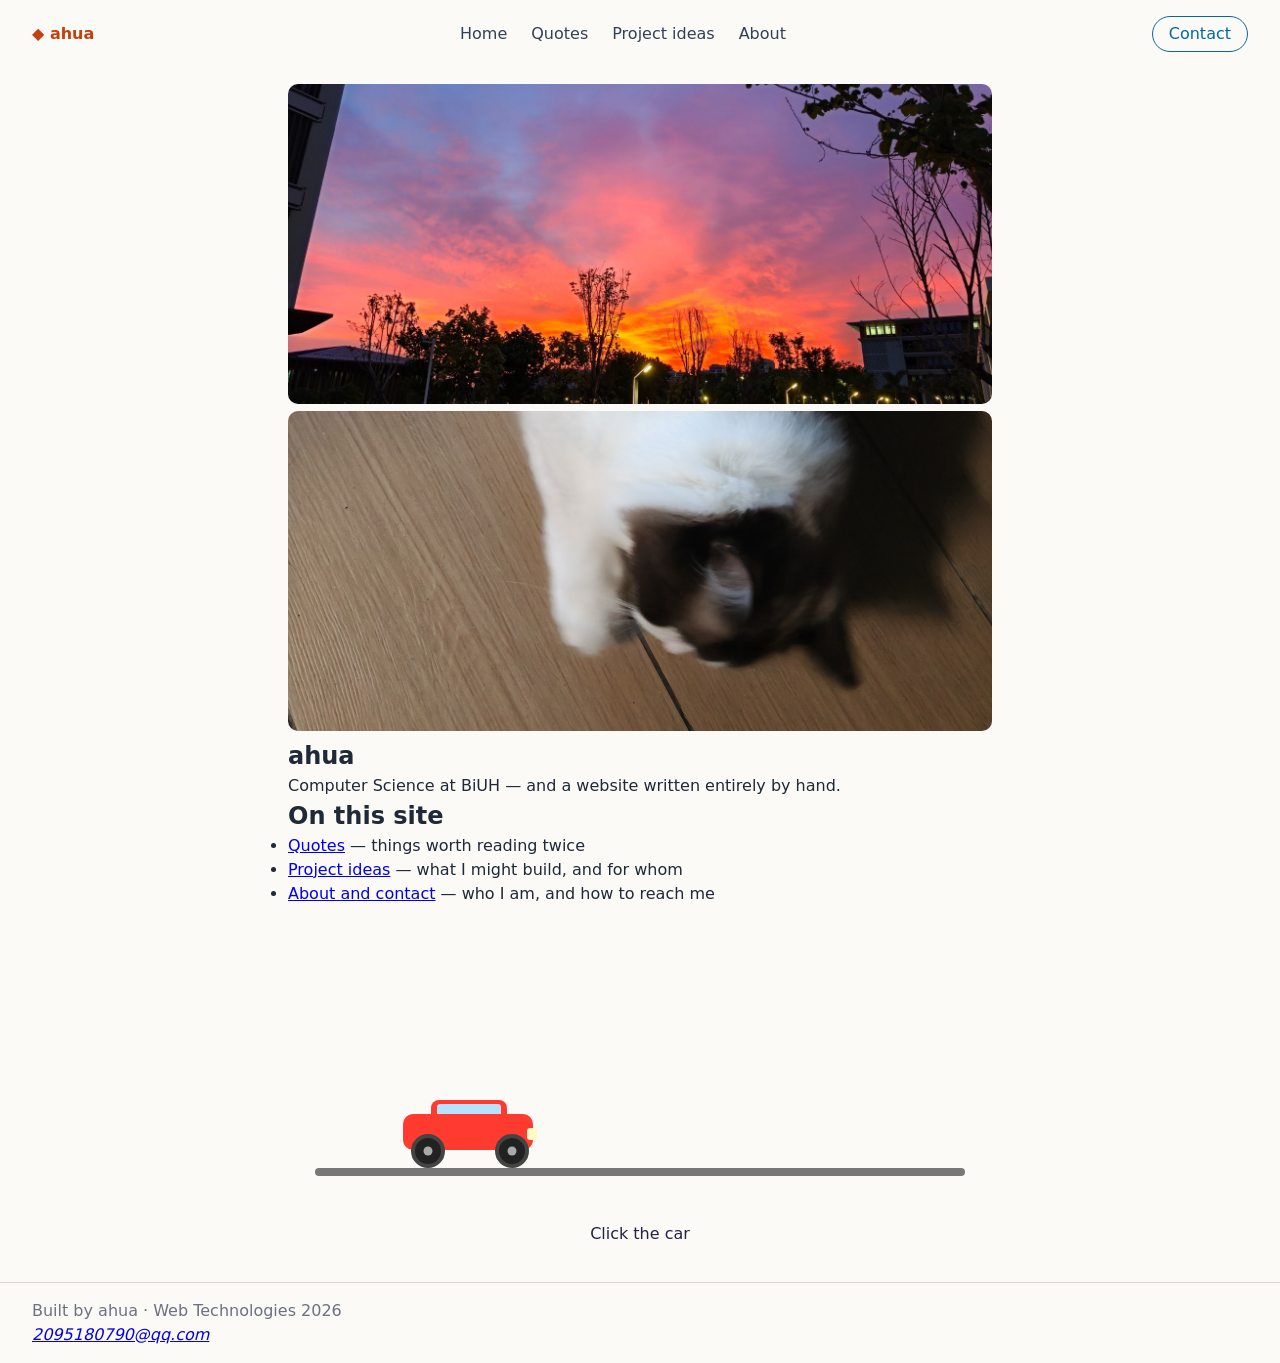
<file: index.html>
<!DOCTYPE html>
<html lang="en">
<head>
  <meta charset="UTF-8">
  <meta name="viewport" content="width=device-width, initial-scale=1.0">
  <title>ahua</title>
  <link rel="icon" href="Images/favicon.png" type="image/png">
  <link rel="stylesheet" href="style.css">
  <style>
*{
  margin: 0;
  padding: 0;
  box-sizing: border-box;
}
.stage {
  position: relative;
  width: 90vw;
  max-width: 650px;
  height: 320px;
  margin:40px auto 0; /* 增加上下外边距，和上面内容隔开 */
}
.road {
  position: absolute;
  bottom: 90px;
  width: 100%;
  height: 8px;
  background: #777;
  border-radius: 4px;
}
.car {
  position: absolute;
  bottom: 98px;
  left: 80px;
  width: 150px;
  height: 60px;
  cursor: pointer;
}
.car-body {
  position: absolute;
  bottom: 18px;
  left: 8px;
  width: 130px;
  height: 36px;
  background: #ff3b30;
  border-radius: 10px;
}
.car-top {
  position: absolute;
  bottom: 48px;
  left: 36px;
  width: 76px;
  height: 20px;
  background: #ff3b30;
  border-radius: 8px 8px 0 0;
}
.window {
  position: absolute;
  bottom: 50px;
  left: 42px;
  width: 64px;
  height: 14px;
  background: #b8e1ff;
  border-radius: 3px;
}
.light {
  position: absolute;
  bottom: 28px;
  right: 8px;
  width: 10px;
  height: 12px;
  background: #fff9c4;
  border-radius: 3px;
}
.wheel {
  position: absolute;
  bottom: 0;
  width: 34px;
  height: 34px;
  background: #222;
  border-radius: 50%;
  border: 4px solid #444;
}
.wheel::after {
  content: "";
  position: absolute;
  top: 50%;
  left: 50%;
  transform: translate(-50%, -50%);
  width: 9px;
  height: 9px;
  background: #aaa;
  border-radius: 50%;
}
.wheel-back {
  left: 16px;
}
.wheel-front {
  right: 16px;
}
.car.go-forward .wheel {
  animation: spinForward 0.3s linear infinite;
}
@keyframes spinForward {
  from { transform: rotate(0deg); }
  to { transform: rotate(360deg); }
}
.car.go-back .wheel {
  animation: spinBack 0.3s linear infinite;
}
@keyframes spinBack {
  from { transform: rotate(0deg); }
  to { transform: rotate(-360deg); }
}
.tip {
  position: absolute;
  bottom: 20px;
  width: 100%;
  text-align: center;
  font-size: 16px;
  color: #224;
}
</style>
</head>
<body>
  <header id="site-header"></header>

  <main>
    <section class="hero">
      <img src="Images/campus-sunset.jpg" alt="A colorful sunset over the BiUH campus">
      <img src="Images/my-cat.jpg" alt="A fluffy cat resting on a wooden floor">
      <h1>ahua</h1>
      <p>Computer Science at BiUH — and a website written entirely by hand.</p >
    </section>

    <h2>On this site</h2>
    <ul>
      <li><a href="quote.html">Quotes</a > — things worth reading twice</li>
      <li><a href="project.html">Project ideas</a > — what I might build, and for whom</li>
      <li><a href="about.html">About and contact</a > — who I am, and how to reach me</li>
    </ul>
    
    <div class="stage">
      <div class="road"></div>
      <div class="car" id="car">
        <div class="car-top"></div>
        <div class="window"></div>
        <div class="car-body"></div>
        <div class="light"></div>
        <div class="wheel wheel-back"></div>
        <div class="wheel wheel-front"></div>
      </div>
      <div class="tip" id="tipText">Click the car</div>
    </div>
  
  </main>

  <footer id="site-footer"></footer>

  <script src="nav.js"></script>

  <script>
const car = document.getElementById("car");
const tipText = document.getElementById("tipText");

const startPos = 80;
const step = 70;
const maxPos = 450;
const forwardDuration = 600;
const backSpeed = 0.8;

let pos = startPos;
let running = false;

function update() {
  car.style.left = pos + "px";
}

function goForward() {
  return new Promise(resolve => {
    const from = pos;
    const to = Math.min(from + step, maxPos);
    const startTime = performance.now();
    car.classList.add("go-forward");

    function animate(now) {
      const elapsed = now - startTime;
      const progress = Math.min(elapsed / forwardDuration, 1);
      pos = from + (to - from) * progress;
      update();
      if (progress < 1) {
        requestAnimationFrame(animate);
      } else {
        car.classList.remove("go-forward");
        resolve();
      }
    }
    requestAnimationFrame(animate);
  });
}

function goBack() {
  return new Promise(resolve => {
    car.classList.add("go-back");
    function back() {
      pos -= backSpeed;
      if (pos <= startPos) {
        pos = startPos;
        update();
        car.classList.remove("go-back");
        resolve();
        return;
      }
      update();
      requestAnimationFrame(back);
    }
    back();
  });
}

car.addEventListener("click", async () => {
  if (running) return;
  running = true;
  tipText.textContent = "This car doesn't seem to listen to you";
  await goForward();
  await goBack();
  running = false;
});

update();
</script>
</body>
</html>
</file>
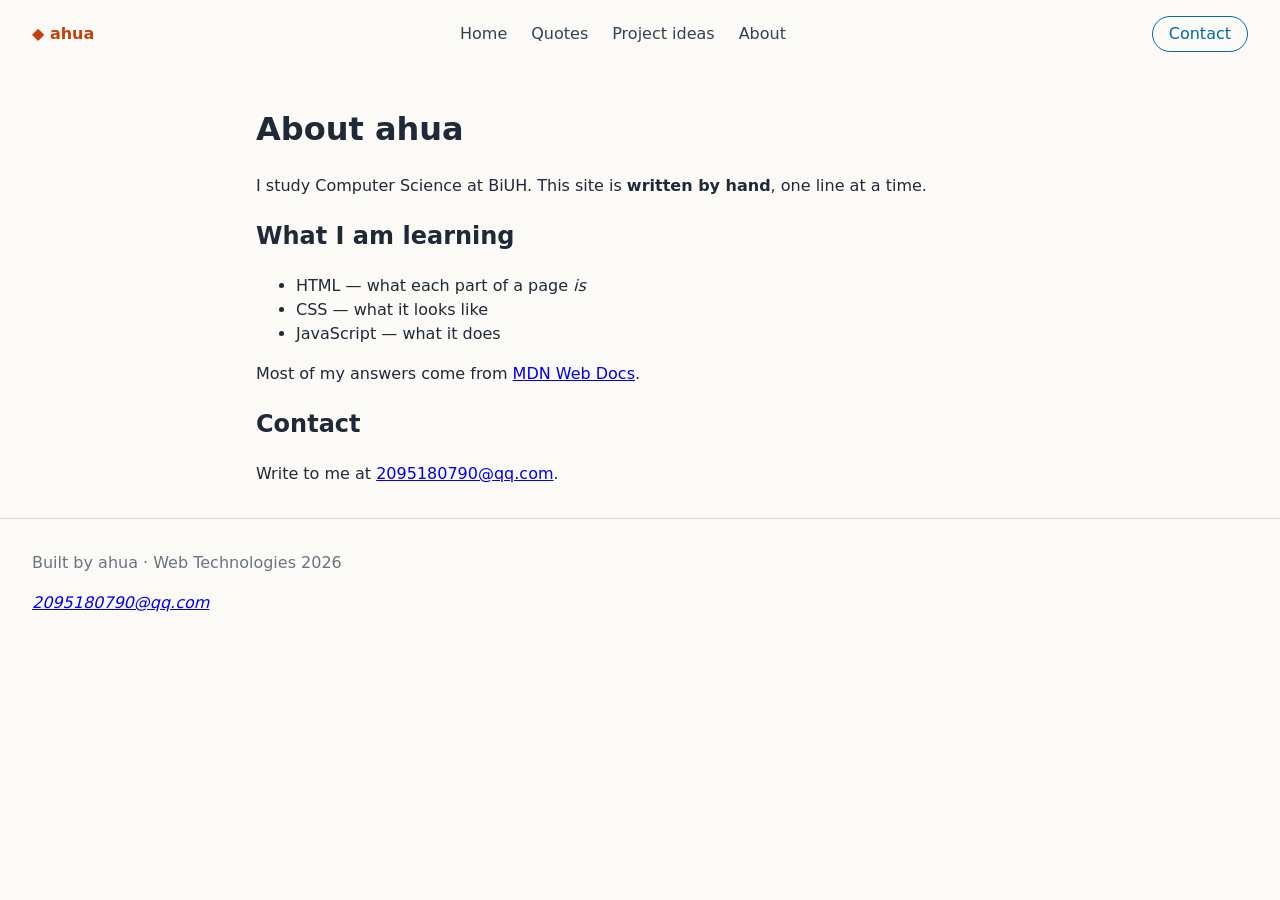
<file: about.html>
<!DOCTYPE html>
<html lang="en">
<head>
  <meta charset="UTF-8">
  <meta name="viewport" content="width=device-width, initial-scale=1.0">
  <title>About · ahua</title>
  <link rel="icon" href="Images/favicon.png" type="image/png">
  <link rel="stylesheet" href="style.css">
</head>
<body>
  <header id="site-header"></header>

  <main>
    <h1>About ahua</h1>
    <p>I study Computer Science at BiUH. This site is
      <strong>written by hand</strong>, one line at a time.</p>

    <h2>What I am learning</h2>
    <ul>
      <li>HTML — what each part of a page <em>is</em></li>
      <li>CSS — what it looks like</li>
      <li>JavaScript — what it does</li>
    </ul>
    <p>Most of my answers come from
      <a href="https://developer.mozilla.org">MDN Web Docs</a>.</p>

    <section id="contact">
      <h2>Contact</h2>
      <p>Write to me at
        <a href="mailto:2095180790@qq.com">2095180790@qq.com</a>.</p>
    </section>
  </main>

  <footer id="site-footer"></footer>

  <script src="nav.js"></script>
</body>
</html>
</file>
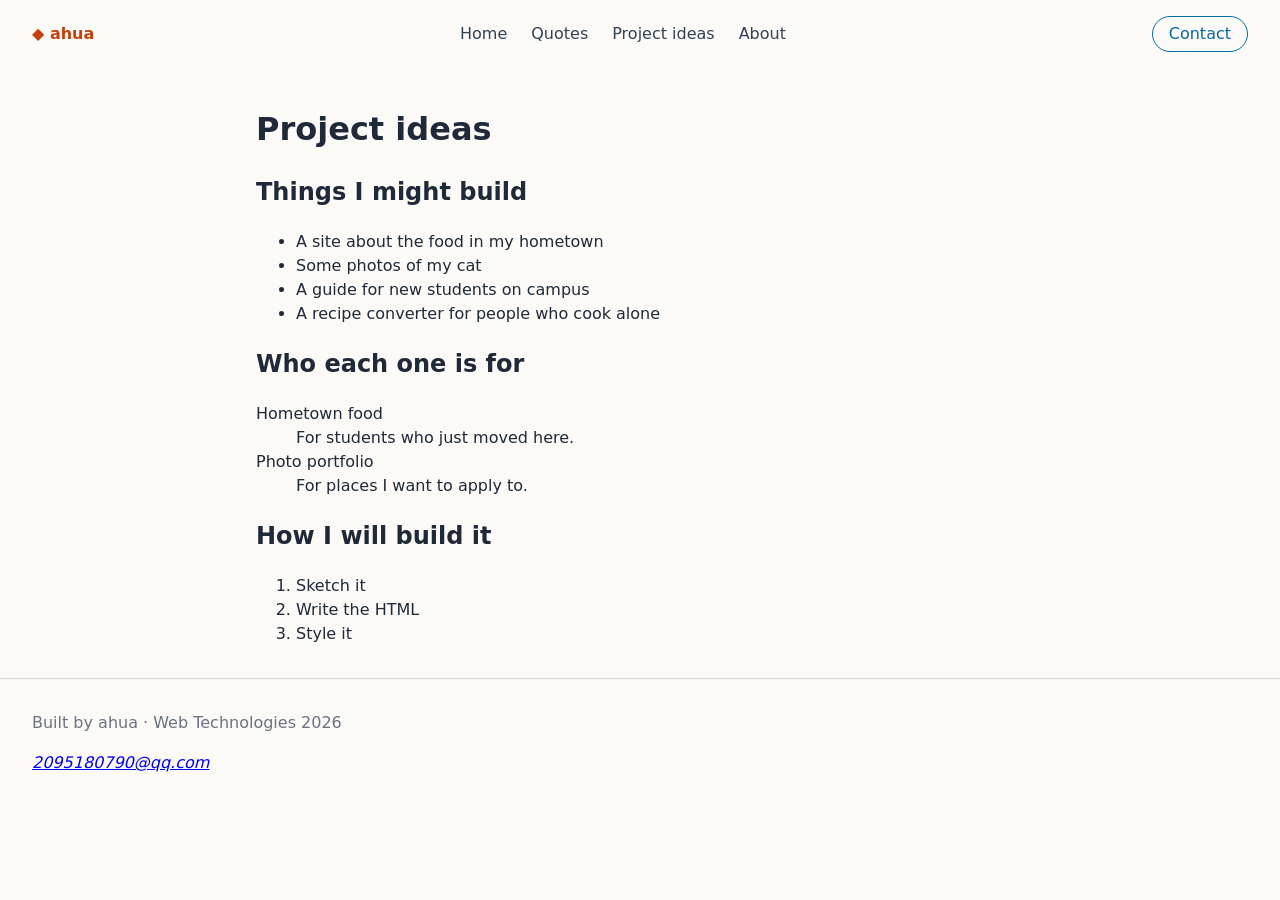
<file: project.html>
<!DOCTYPE html>
<html lang="en">
<head>
  <meta charset="UTF-8">
  <meta name="viewport" content="width=device-width, initial-scale=1.0">
  <title>Project ideas · ahua</title>
  <link rel="icon" href="Images/favicon.png" type="image/png">
  <link rel="stylesheet" href="style.css">
</head>
<body>
  <header id="site-header"></header>

  <main>
    <h1>Project ideas</h1>

    <h2>Things I might build</h2>
    <ul>
      <li>A site about the food in my hometown</li>
      <li>Some photos of my cat</li>
      <li>A guide for new students on campus</li>
      <li>A recipe converter for people who cook alone</li>
    </ul>

    <h2>Who each one is for</h2>
    <dl>
      <dt>Hometown food</dt>
      <dd>For students who just moved here.</dd>

      <dt>Photo portfolio</dt>
      <dd>For places I want to apply to.</dd>

      <!-- one <dt> and one <dd> per idea -->
    </dl>

    <h2>How I will build it</h2>
    <ol>
      <li>Sketch it</li>
      <li>Write the HTML</li>
      <li>Style it</li>
    </ol>
  </main>

  <footer id="site-footer"></footer>

  <script src="nav.js"></script>
</body>
</html>
</file>
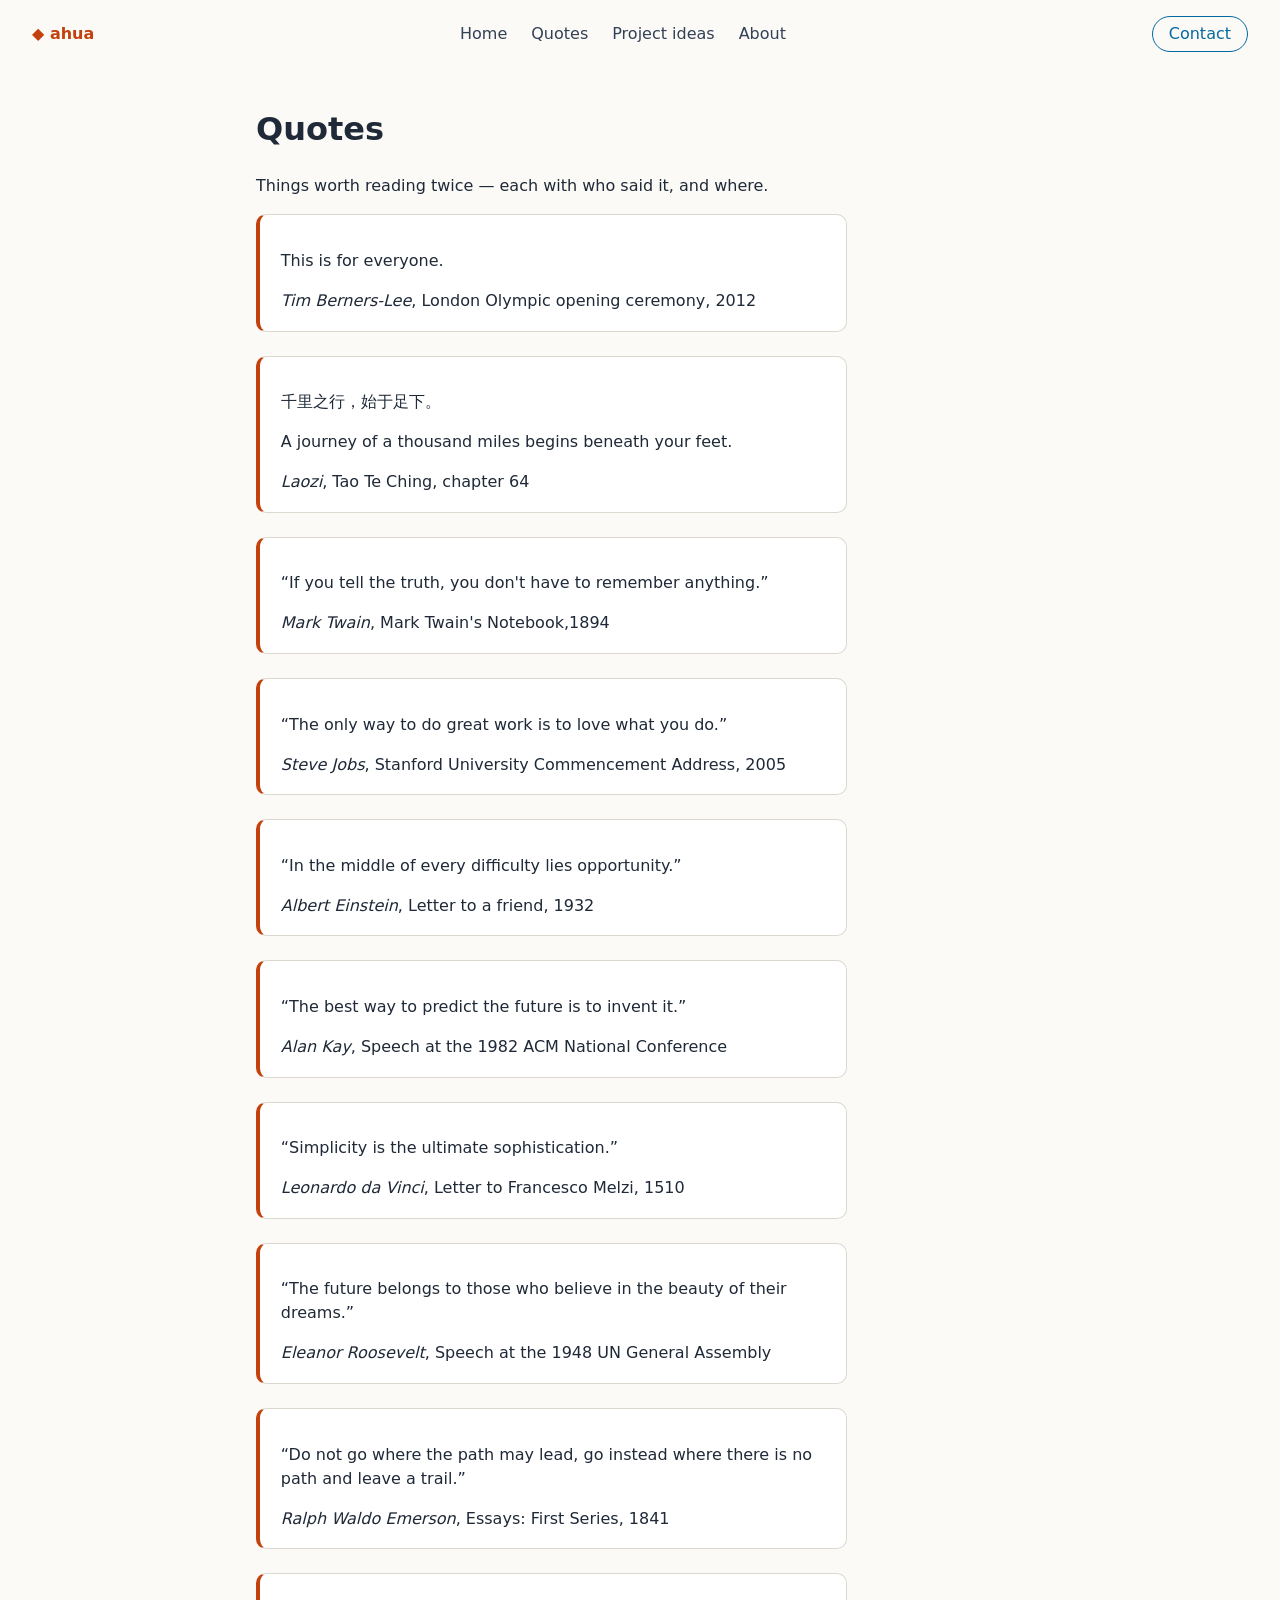
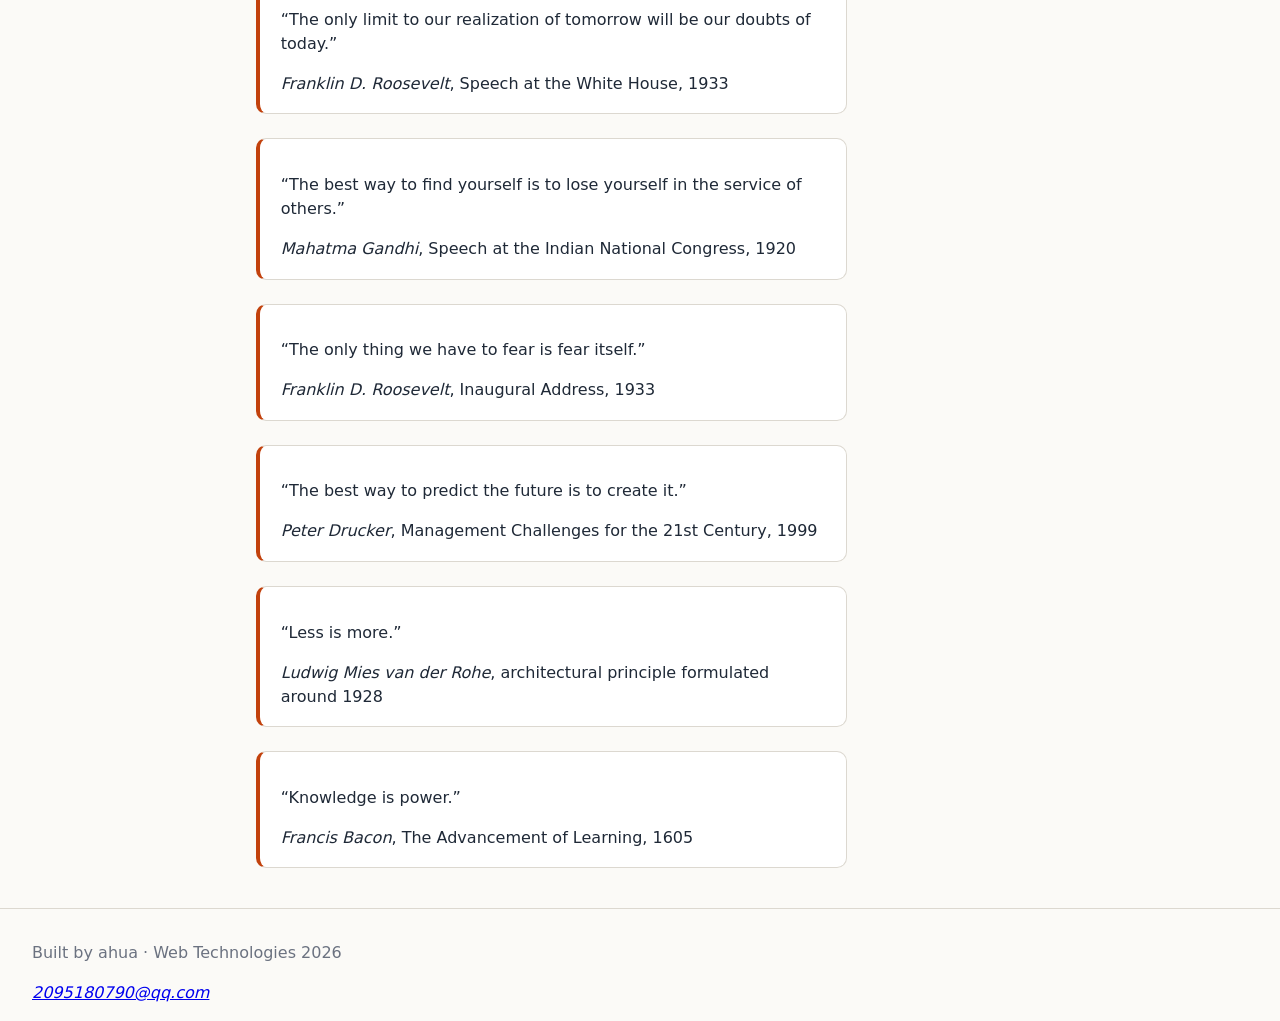
<file: quote.html>
<!DOCTYPE html>
<html lang="en">
<head>
  <meta charset="UTF-8">
  <meta name="viewport" content="width=device-width, initial-scale=1.0">
  <title>Quotes · ahua</title>
  <link rel="icon" href="Images/favicon.png" type="image/png">
  <link rel="stylesheet" href="style.css">
</head>
<body>
  <header id="site-header"></header>

  <main>
    <h1>Quotes</h1>
    <p>Things worth reading twice — each with who said it, and where.</p>

    <article class="quote">
      <blockquote>
        <p>This is for everyone.</p>
      </blockquote>
      <footer>
        <cite>Tim Berners-Lee</cite>,
        <span class="source">London Olympic opening ceremony, 2012</span>
      </footer>
    </article>

    <article class="quote">
      <blockquote>
        <p lang="zh">千里之行，始于足下。</p>
        <p>A journey of a thousand miles begins beneath your feet.</p>
      </blockquote>
      <footer>
        <cite>Laozi</cite>,
        <span class="source">Tao Te Ching, chapter 64</span>
      </footer>
    </article>

    <article class="quote">
      <blockquote>
        <p>“If you tell the truth, you don't have to remember anything.”</p>
      </blockquote>
      <footer>
        <cite>Mark Twain</cite>,
        <span class="source">Mark Twain's Notebook,1894</span>
      </footer>
    
    </article>
    <article class="quote">
      <blockquote>
        <p>“The only way to do great work is to love what you do.”</p>
      </blockquote>
      <footer>
        <cite>Steve Jobs</cite>,
        <span class="source">Stanford University Commencement Address, 2005</span>
      </footer>
    
    </article>
    <article class="quote">
      <blockquote>
        <p>“In the middle of every difficulty lies opportunity.”</p>
      </blockquote>
      <footer>
        <cite>Albert Einstein</cite>,
        <span class="source">Letter to a friend, 1932</span>
      </footer>
    
    </article>
    <article class="quote">
      <blockquote>
        <p>“The best way to predict the future is to invent it.”</p>
      </blockquote>
      <footer>
        <cite>Alan Kay</cite>,
        <span class="source">Speech at the 1982 ACM National Conference</span>
      </footer> 
    
    </article>
    <article class="quote">
      <blockquote>
        <p>“Simplicity is the ultimate sophistication.”</p>
      </blockquote>
      <footer>
        <cite>Leonardo da Vinci</cite>,
        <span class="source">Letter to Francesco Melzi, 1510</span>
      </footer>
      
      </article>
      <article class="quote">
        <blockquote>
          <p>“The future belongs to those who believe in the beauty of their dreams.”</p>
        </blockquote>
        <footer>
          <cite>Eleanor Roosevelt</cite>,
          <span class="source">Speech at the 1948 UN General Assembly</span>
        </footer>
      
      </article>
      <article class="quote">
        <blockquote>
          <p>“Do not go where the path may lead, go instead where there is no path and leave a trail.”</p>
        </blockquote>
        <footer>
          <cite>Ralph Waldo Emerson</cite>,
          <span class="source">Essays: First Series, 1841</span>
        </footer>
      
      </article>
      <article class="quote">
        <blockquote>
          <p>“The only limit to our realization of tomorrow will be our doubts of today.”</p>
        </blockquote>
        <footer>
          <cite>Franklin D. Roosevelt</cite>,
          <span class="source">Speech at the White House, 1933</span>
        </footer>
      
      </article>
      <article class="quote">
        <blockquote>
          <p>“The best way to find yourself is to lose yourself in the service of others.”</p>
        </blockquote>
        <footer>
          <cite>Mahatma Gandhi</cite>,
          <span class="source">Speech at the Indian National Congress, 1920</span>
        </footer>
      
      </article>
      <article class="quote">
        <blockquote>
          <p>“The only thing we have to fear is fear itself.”</p>
        </blockquote>
        <footer>
          <cite>Franklin D. Roosevelt</cite>,
          <span class="source">Inaugural Address, 1933</span>
        </footer>

      </article>
      <article class="quote">
        <blockquote>
          <p>“The best way to predict the future is to create it.”</p>
        </blockquote>
        <footer>
          <cite>Peter Drucker</cite>,
          <span class="source">Management Challenges for the 21st Century, 1999</span>
        </footer>
      
      </article>
      <article class="quote">
        <blockquote>
          <p>“Less is more.”</p>
        </blockquote>
        <footer>
          <cite>Ludwig Mies van der Rohe</cite>,
          <span class="source">architectural principle formulated around 1928</span>
        </footer>

      </article>
      <article class="quote">
        <blockquote>
          <p>“Knowledge is power.”</p>
        </blockquote>
        <footer>
          <cite>Francis Bacon</cite>,
          <span class="source">The Advancement of Learning, 1605</span>
        </footer>

    <!-- one <article> per quote — twenty in total -->
  </main>

  <footer id="site-footer"></footer>

  <script src="nav.js"></script>
</body>
</html>
</file>
<file: style.css>
/* style.css — one file, linked from every page */

/* 1 · Text: set it once on body, everything inside inherits it */
body {
  margin: 0;
  font-family: system-ui, sans-serif;
  line-height: 1.5;
  color: #1f2937;
  background: #fbfaf7;
}

/* 2 · The content column */
main {
  max-width: 48rem;
  margin: 0 auto;           /* centred */
  padding: 1rem 2rem;
}

img {
  max-width: 100%;          /* never wider than its box */
  height: auto;
}

/* 3 · The homepage hero: one wide photo, cropped to fit */
.hero img {
  width: 100%;
  height: 20rem;
  object-fit: cover;        /* fill the box, crop the rest — never squash */
  border-radius: 10px;
}

.hero img[src="Images/my-cat.jpg"] {
  object-position: center 82%;
}

/* 4 · The header: logo left, links centred, action right */
nav {
  display: flex;
  align-items: center;
  gap: 1rem;
  padding: 1rem 2rem;
}

nav .links {
  display: flex;
  gap: 1.5rem;
  margin: 0 auto;           /* pushes it to the centre */
  padding: 0;
  list-style: none;         /* no bullets */
}

nav a {
  color: #334155;
  text-decoration: none;    /* no underlines */
}

nav .logo {
  font-weight: 800;
  color: #c2410c;
}

nav .action {
  border: 1.5px solid #0369a1;
  border-radius: 99px;      /* a pill */
  padding: .3em 1em;
  color: #0369a1;
}

nav a:hover {
  color: #c2410c;
}

/* 5 · One quote card — the box model, on all twenty at once */
.quote {
  max-width: 34rem;
  margin-bottom: 1.5rem;    /* space outside */
  padding: 1.1em 1.3em;     /* space inside */
  background: #fff;
  border: 1px solid #dcd8d0;
  border-left: 4px solid #c2410c;
  border-radius: 10px;
}

.quote blockquote {
  margin: 0;                /* drop the browser's indent inside the card */
}

/* 6 · The site footer: by id, because every quote has a <footer> too */
#site-footer {
  padding: 1rem 2rem;
  border-top: 1px solid #dcd8d0;
  color: #6b7280;
}
</file>
